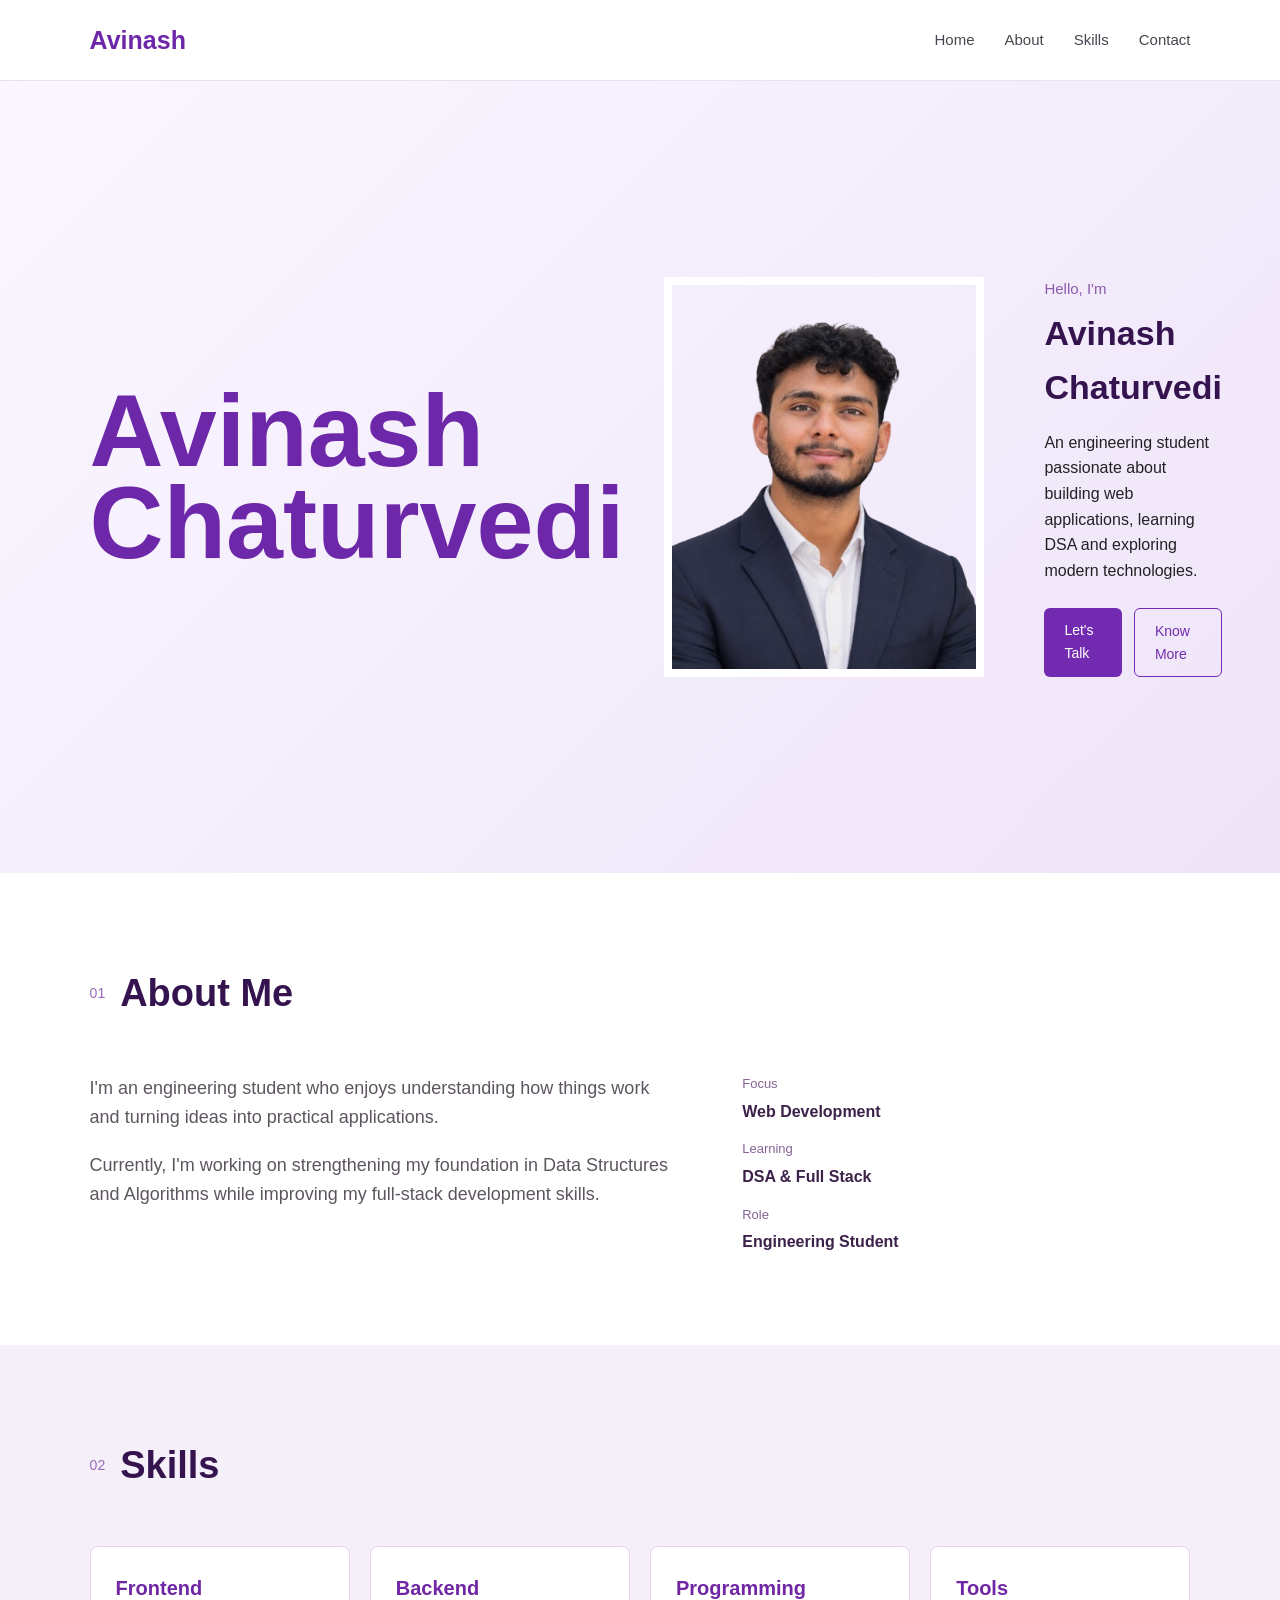
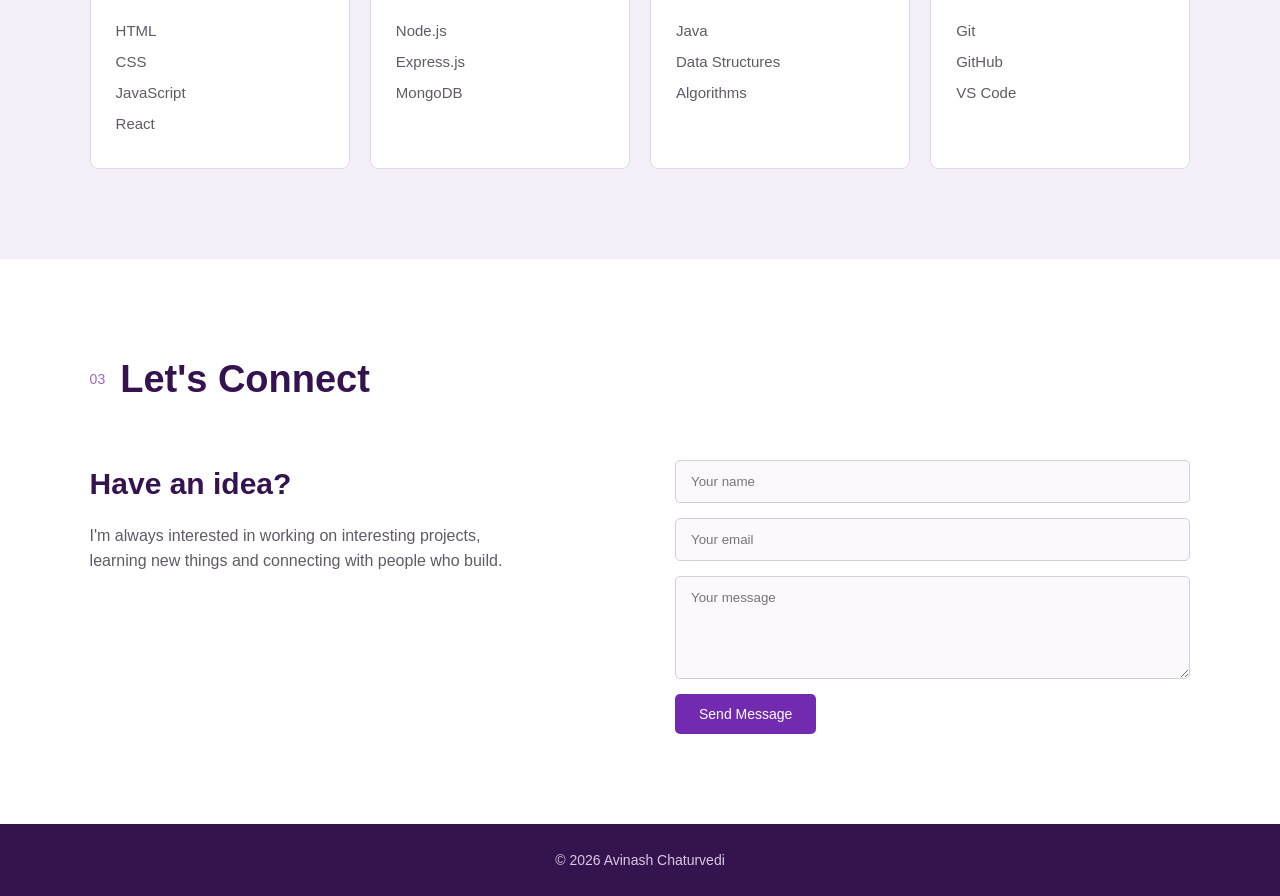
<file: index.html>
<!DOCTYPE html>
<html lang="en">
<head>
    <meta charset="UTF-8">
    <meta name="viewport" content="width=device-width, initial-scale=1.0">
    <title>Avi Portfolio</title>
    <link rel="stylesheet" href="style.css">
</head>
<body>

    <header>
        <nav>
            <div class="logo">Avinash</div>

            <ul>
                <li><a href="#home">Home</a></li>
                <li><a href="#about">About</a></li>
                <li><a href="#skills">Skills</a></li>
                <li><a href="#contact">Contact</a></li>
            </ul>
        </nav>
    </header>

    <main>

        <section id="home" class="hero">

            <div class="hero-name">
                <h1>Avinash<br>Chaturvedi</h1>
            </div>

            <div class="hero-image">
                <img src="ChatGPT_Image_May_29__2026__10_27_37_PM-removebg-preview.png" alt="Avinash">
            </div>

            <div class="hero-info">
                <p class="small-text">Hello, I'm</p>
                <h2>Avinash Chaturvedi</h2>
                <p>
                    An engineering student passionate about building
                    web applications, learning DSA and exploring modern
                    technologies.
                </p>

                <div class="hero-buttons">
                    <a href="#contact">Let's Talk</a>
                    <a href="#about">Know More</a>
                </div>
            </div>

        </section>

        <section id="about" class="about">
            <div class="section-heading">
                <span>01</span>
                <h2>About Me</h2>
            </div>

            <div class="about-content">
                <div>
                    <p>
                        I'm an engineering student who enjoys understanding
                        how things work and turning ideas into practical
                        applications.
                    </p>

                    <p>
                        Currently, I'm working on strengthening my foundation
                        in Data Structures and Algorithms while improving my
                        full-stack development skills.
                    </p>
                </div>

                <div class="about-details">
                    <div>
                        <span>Focus</span>
                        <strong>Web Development</strong>
                    </div>

                    <div>
                        <span>Learning</span>
                        <strong>DSA & Full Stack</strong>
                    </div>

                    <div>
                        <span>Role</span>
                        <strong>Engineering Student</strong>
                    </div>
                </div>
            </div>
        </section>

        <section id="skills" class="skills">
            <div class="section-heading">
                <span>02</span>
                <h2>Skills</h2>
            </div>

            <div class="skills-container">

                <div class="skill-card">
                    <h3>Frontend</h3>
                    <p>HTML</p>
                    <p>CSS</p>
                    <p>JavaScript</p>
                    <p>React</p>
                </div>

                <div class="skill-card">
                    <h3>Backend</h3>
                    <p>Node.js</p>
                    <p>Express.js</p>
                    <p>MongoDB</p>
                </div>

                <div class="skill-card">
                    <h3>Programming</h3>
                    <p>Java</p>
                    <p>Data Structures</p>
                    <p>Algorithms</p>
                </div>

                <div class="skill-card">
                    <h3>Tools</h3>
                    <p>Git</p>
                    <p>GitHub</p>
                    <p>VS Code</p>
                </div>

            </div>
        </section>

        <section id="contact" class="contact">
            <div class="section-heading">
                <span>03</span>
                <h2>Let's Connect</h2>
            </div>

            <div class="contact-content">
                <div>
                    <h3>Have an idea?</h3>
                    <p>
                        I'm always interested in working on interesting
                        projects, learning new things and connecting with
                        people who build.
                    </p>
                </div>

                <form>
                    <input type="text" name="name" placeholder="Your name">
                    <input type="email" name="email" placeholder="Your email">
                    <textarea name="message" rows="5" placeholder="Your message"></textarea>
                    <button type="submit">Send Message</button>
                </form>
            </div>
        </section>

    </main>

    <footer>
        <p>© 2026 Avinash Chaturvedi</p>
    </footer>

</body>
</html>
</file>
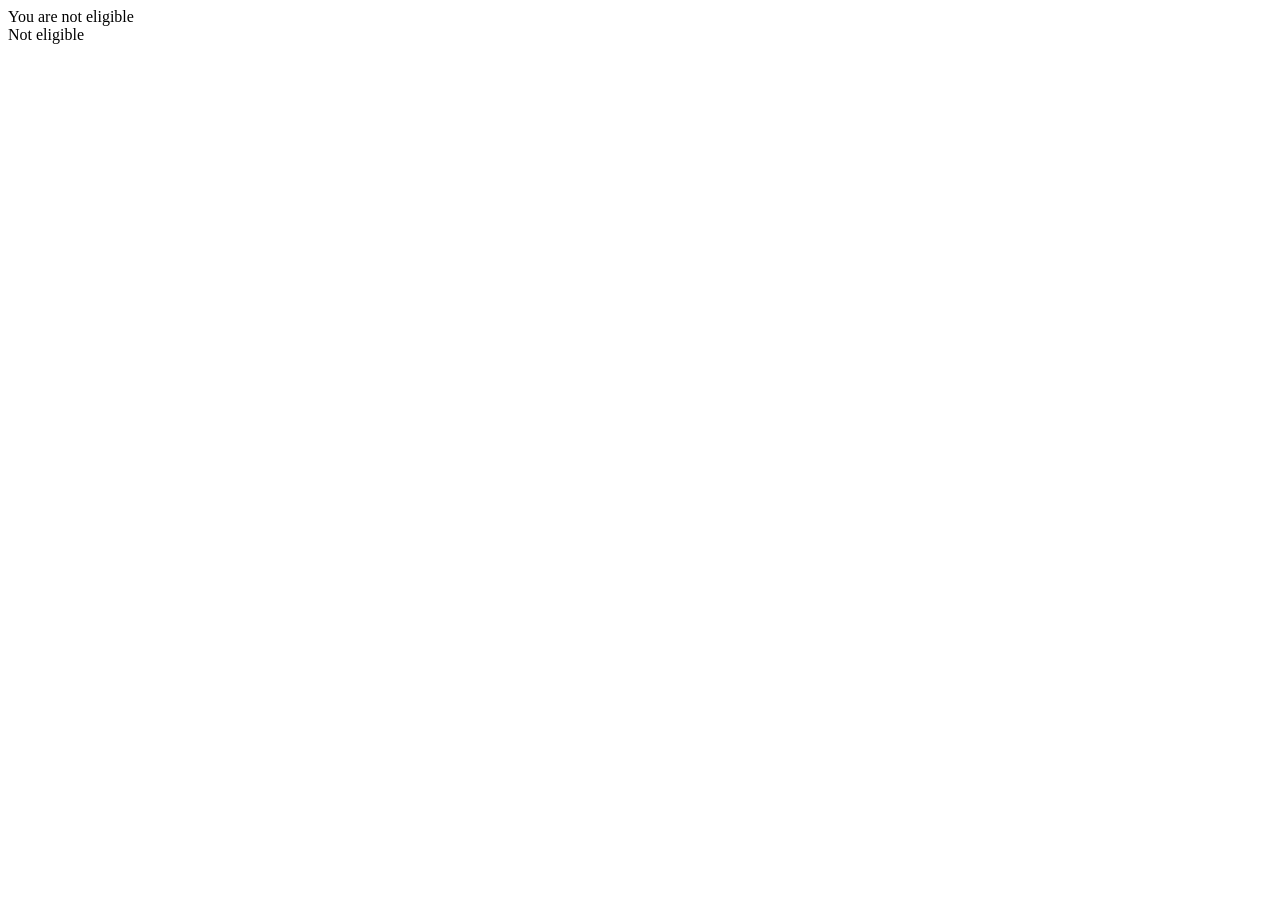
<file: 3RA_Task 5/index.html>
<!DOCTYPE html>
<html lang="en">
<head>
    <meta charset="UTF-8">
    <meta name="viewport" content="width=device-width, initial-scale=1.0">
    <title>Document</title>
</head>
<body>




    <script>

        let age = prompt("Enter your age");
        if(age <18){
            alert("Not eligible");
            document.write("You are not eligible <br>");
        }else{
            alert("Registration s20uccessfull");
            document.write("Congratulation... you are registered successfully <br>");
        }

        let result = age<18 ? "Not eligible" : "Eligible";
        document.write(result);20


        
18

    </script>
    
</body>
</html>
</file>
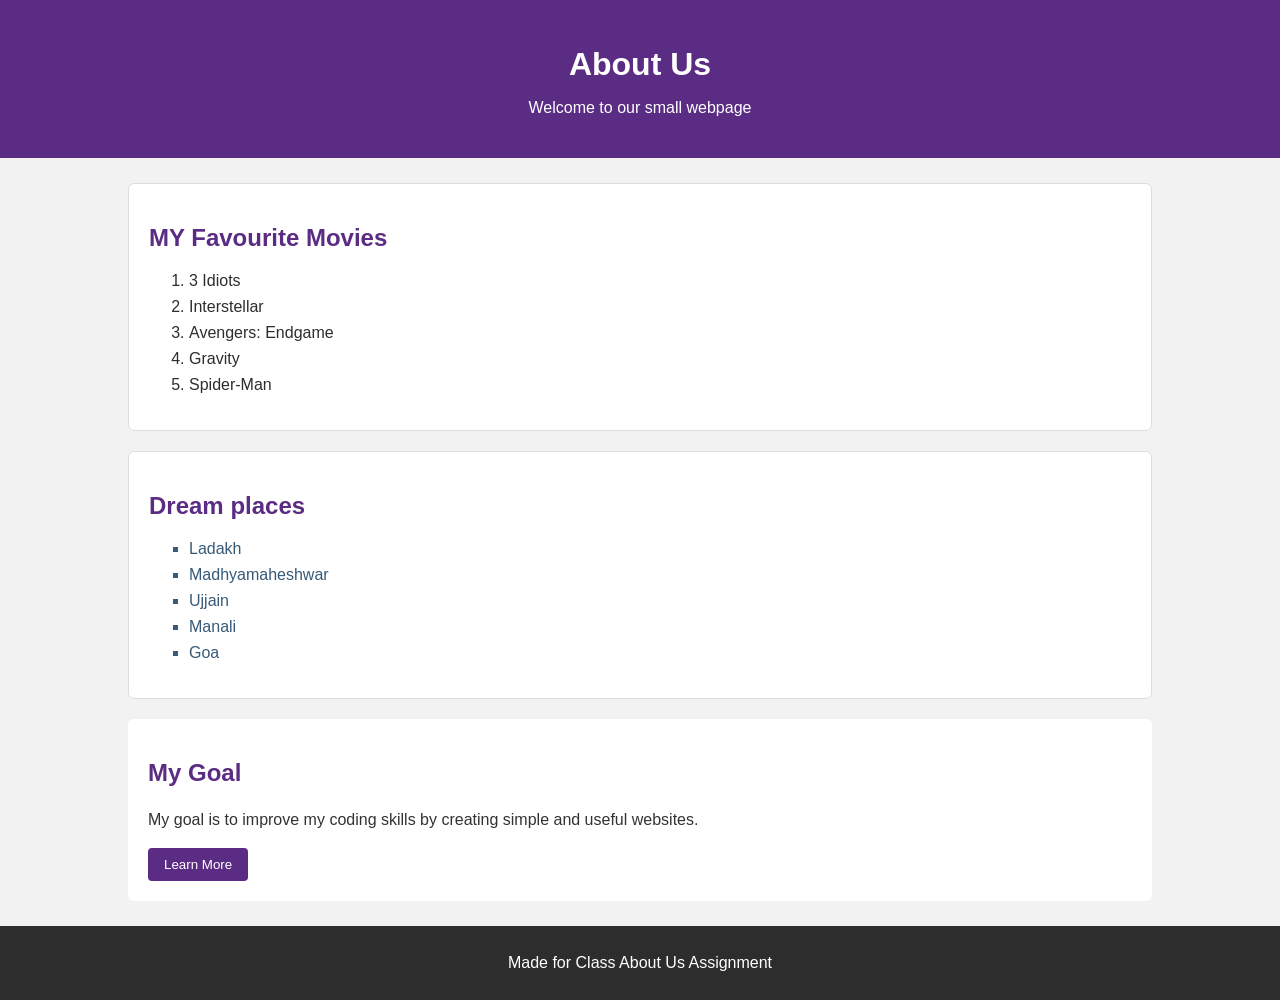
<file: 3RA_Task_2/index.html>
<!DOCTYPE html>
<html lang="en">
<head>
    <meta charset="UTF-8">
    <meta name="viewport" content="width=device-width, initial-scale=1.0">
    <title>About Us</title>
    <link rel="stylesheet" href="style.css">
</head>

<body>

    <header>
        <h1>About Us</h1>
        <p>Welcome to our small webpage</p>
    </header>

    <div class="container">


        <section class="info">
            <h2>MY Favourite Movies</h2>

            <ol class="movies">
                <li>3 Idiots</li>
                <li>Interstellar</li>
                <li>Avengers: Endgame</li>
                <li>Gravity</li>
                <li>Spider-Man</li>
            </ol>
        </section>

        <section class="info">
            <h2>Dream places</h2>

            <ul class="cities">
                <li>Ladakh</li>
                <li>Madhyamaheshwar</li>
                <li>Ujjain</li>
                <li>Manali</li>
                <li>Goa</li>
            </ul>
        </section>

        <section class="message">
            <h2>My Goal</h2>
            <p>
                My goal is to improve my coding skills by creating
                simple and useful websites.
            </p>
            <button>Learn More</button>
        </section>

    </div>

    <footer>
        <p>Made for Class About Us Assignment</p>
    </footer>

</body>
</html>
</file>
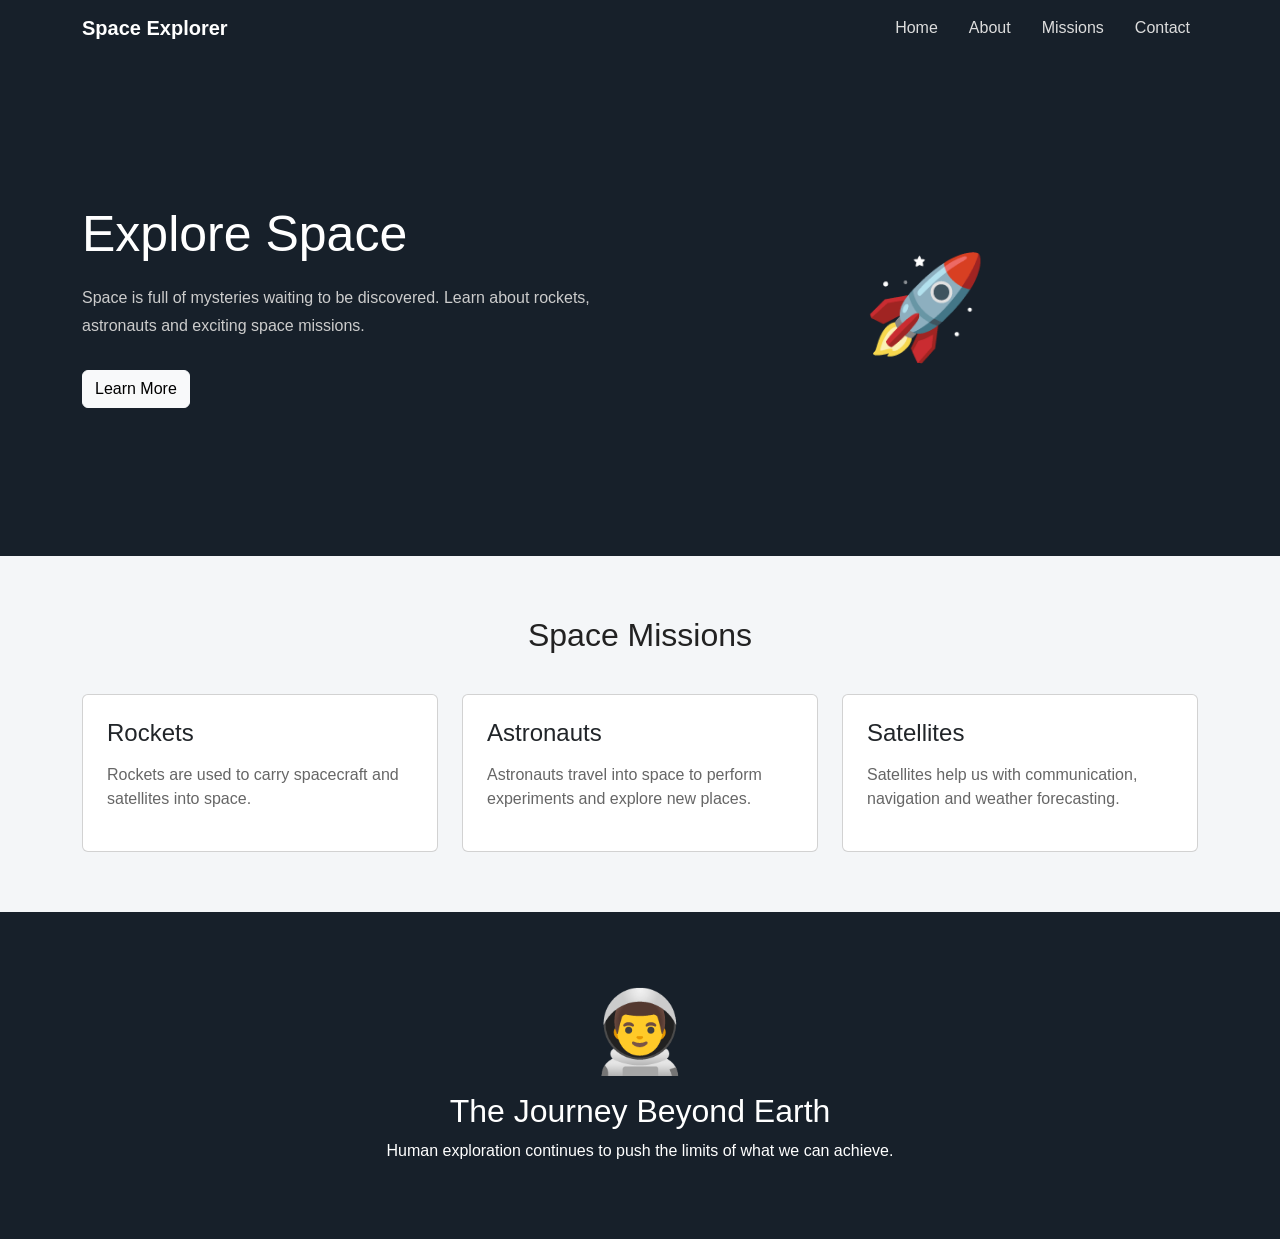
<file: task_4/index.html>
<!DOCTYPE html>
<html lang="en">

<head>
    <meta charset="UTF-8">
    <meta name="viewport" content="width=device-width, initial-scale=1.0">

    <title>Space Explorer</title>

    
    <link href="https://cdn.jsdelivr.net/npm/bootstrap@5.3.3/dist/css/bootstrap.min.css" rel="stylesheet">

    <style>

        body {
            margin: 0;
            font-family: Arial, sans-serif;
            background-color: #f4f6f8;
            color: #222;
        }

   

        .navbar {
            background-color: #17202a;
        }

        .navbar-brand {
            color: white;
            font-weight: bold;
        }

        .nav-link {
            color: #ddd !important;
            margin-left: 15px;
            transition: 0.3s;
        }

        .nav-link:hover {
            color: #fff !important;
            transform: translateY(-2px);
        }


  

        .hero {
            background-color: #17202a;
            color: white;
            min-height: 500px;
            display: flex;
            align-items: center;
        }

        .hero h1 {
            font-size: 50px;
            margin-bottom: 20px;
        }

        .hero p {
            color: #ccc;
            line-height: 1.7;
        }

        .hero button {
            margin-top: 15px;
        }


 

        .rocket {
            font-size: 100px;
            text-align: center;

            animation: moveRocket 3s infinite ease-in-out;
        }

        @keyframes moveRocket {

            0% {
                transform: translateY(15px);
            }

            50% {
                transform: translateY(-20px);
            }

            100% {
                transform: translateY(15px);
            }

        }


        .features {
            padding: 60px 0;
        }

        .features h2 {
            text-align: center;
            margin-bottom: 40px;
        }

        .card {
            height: 100%;
            transition: 0.3s;
        }

        .card:hover {
            transform: translateY(-5px);
        }

        .card h4 {
            margin-bottom: 15px;
        }

        .card p {
            color: #666;
        }



        .astronaut {
            background-color: #17202a;
            color: white;
            padding: 60px 20px;
            text-align: center;
        }

        .astronaut-img {
            font-size: 80px;

            animation: floatAstronaut 4s infinite ease-in-out;
        }

        @keyframes floatAstronaut {

            0% {
                transform: translateY(0);
            }

            50% {
                transform: translateY(-15px);
            }

            100% {
                transform: translateY(0);
            }

        }




        footer {
            background-color: #101820;
            color: #aaa;
            text-align: center;
            padding: 20px;
        }




        @media (max-width: 768px) {

            .hero {
                text-align: center;
                padding: 50px 0;
            }

            .hero h1 {
                font-size: 40px;
            }

            .rocket {
                margin-top: 40px;
            }

        }

    </style>

</head>


<body>



    <nav class="navbar navbar-expand-lg">

        <div class="container">

            <a class="navbar-brand" href="#">
                Space Explorer
            </a>

            <button
                class="navbar-toggler"
                type="button"
                data-bs-toggle="collapse"
                data-bs-target="#menu">

                <span class="navbar-toggler-icon"></span>

            </button>

            <div class="collapse navbar-collapse" id="menu">

                <ul class="navbar-nav ms-auto">

                    <li class="nav-item">
                        <a class="nav-link" href="#home">Home</a>
                    </li>

                    <li class="nav-item">
                        <a class="nav-link" href="#about">About</a>
                    </li>

                    <li class="nav-item">
                        <a class="nav-link" href="#missions">Missions</a>
                    </li>

                    <li class="nav-item">
                        <a class="nav-link" href="#contact">Contact</a>
                    </li>

                </ul>

            </div>

        </div>

    </nav>



  

    <section class="hero" id="home">

        <div class="container">

            <div class="row align-items-center">

                <div class="col-md-6">

                    <h1>
                        Explore Space
                    </h1>

                    <p>
                        Space is full of mysteries waiting to be discovered.
                        Learn about rockets, astronauts and exciting space missions.
                    </p>

                    <button class="btn btn-light">
                        Learn More
                    </button>

                </div>


                <div class="col-md-6">

                    <div class="rocket">
                        🚀
                    </div>

                </div>

            </div>

        </div>

    </section>



   

    <section class="features" id="about">

        <div class="container">

            <h2>
                Space Missions
            </h2>


            <div class="row g-4">


                <div class="col-md-4">

                    <div class="card p-4">

                        <h4>
                            Rockets
                        </h4>

                        <p>
                            Rockets are used to carry spacecraft
                            and satellites into space.
                        </p>

                    </div>

                </div>


                <div class="col-md-4">

                    <div class="card p-4">

                        <h4>
                            Astronauts
                        </h4>

                        <p>
                            Astronauts travel into space to perform
                            experiments and explore new places.
                        </p>

                    </div>

                </div>


                <div class="col-md-4">

                    <div class="card p-4">

                        <h4>
                            Satellites
                        </h4>

                        <p>
                            Satellites help us with communication,
                            navigation and weather forecasting.
                        </p>

                    </div>

                </div>


            </div>

        </div>

    </section>



    <section class="astronaut" id="missions">

        <div class="container">

            <div class="astronaut-img">
                👨‍🚀
            </div>

            <h2>
                The Journey Beyond Earth
            </h2>

            <p>
                Human exploration continues to push the limits
                of what we can achieve.
            </p>

        </div>

    </section>





    <script src="https://cdn.jsdelivr.net/npm/bootstrap@5.3.3/dist/js/bootstrap.bundle.min.js">
    </script>

</body>

</html>
</file>
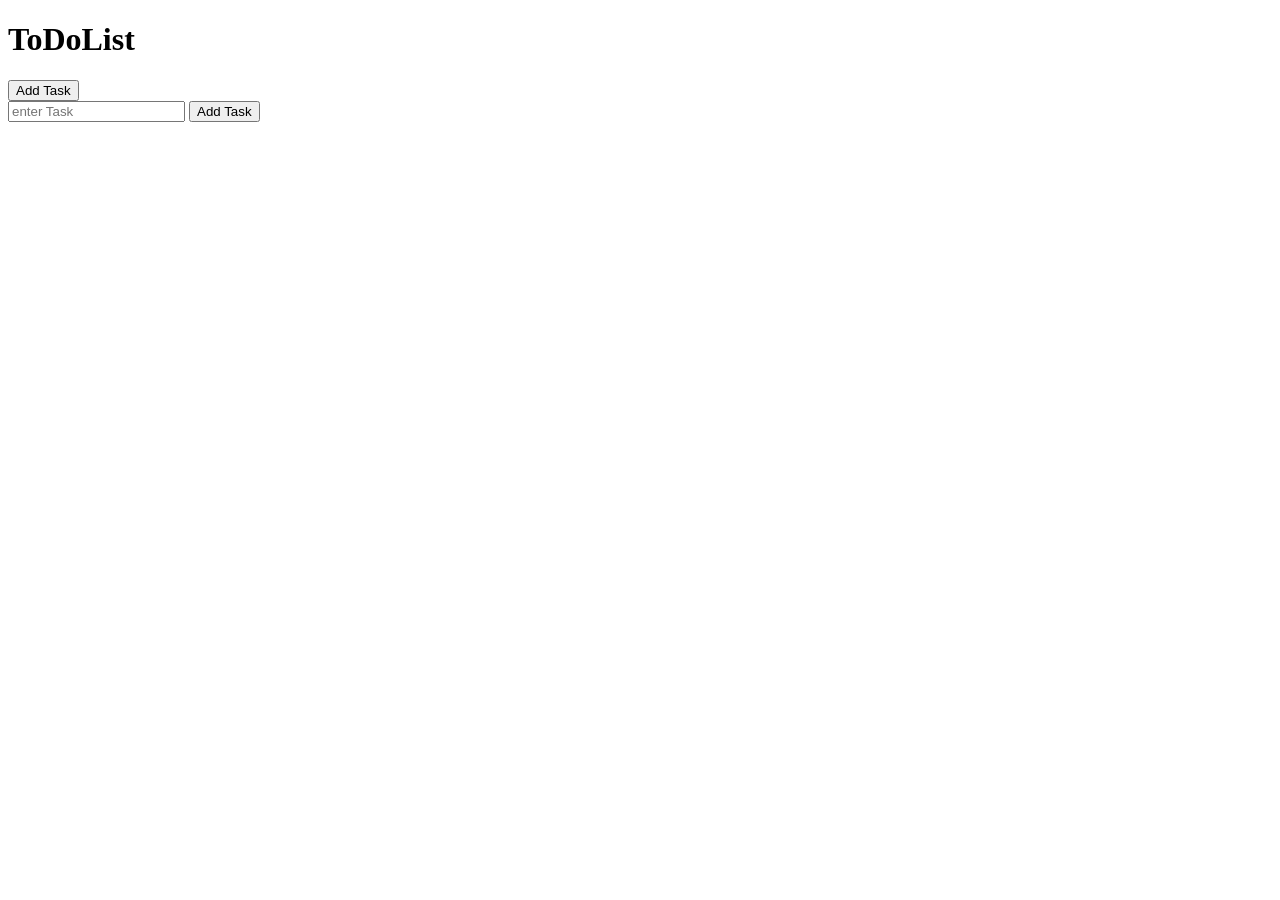
<file: task_7/index.html>
<!DOCTYPE html>
<html lang="en">
<head>
    <meta charset="UTF-8">
    <meta name="viewport" content="width=device-width, initial-scale=1.0">
    <title>Document</title>

    <style>

        .taskbox{
            display: flex;
            gap: 10px;
            background-color: rgb(255, 247, 0);
            color: rgb(128, 19, 0);
        }

    </style>
</head>
<body>
    <h1>ToDoList</h1>

    <button>Add Task</button>

    <div class="inputs">
        <input class="taskInput" type="text" placeholder="enter Task">
        <button class="btn">Add Task</button>

    </div>
    <div class="tasks">



    </div>
    <script>
       
       let box = document.querySelector(".tasks");
       let task = document.querySelector(".taskInput");
       let btn = document.querySelector(".btn");

       btn.addEventListener("click" , function(){

            let taskVal = task.value.trim();
            if(taskVal==""){
                alert("Please enter the value");
                return;
            }

            let taskbox = document.createElement("div");
            taskbox.innerHTML = ` <h2 > ${taskVal} </h2>  
                <button  class="deleteBtn" > Delete </button>
             `
            
            taskbox.className = "taskbox";
            box.appendChild(taskbox);

            let delbutton = taskbox.querySelector(".deleteBtn");

            delbutton.addEventListener("click" , function(){
                taskbox.remove();
            })


       })

        
      
    </script>
</body>
</html>
</file>
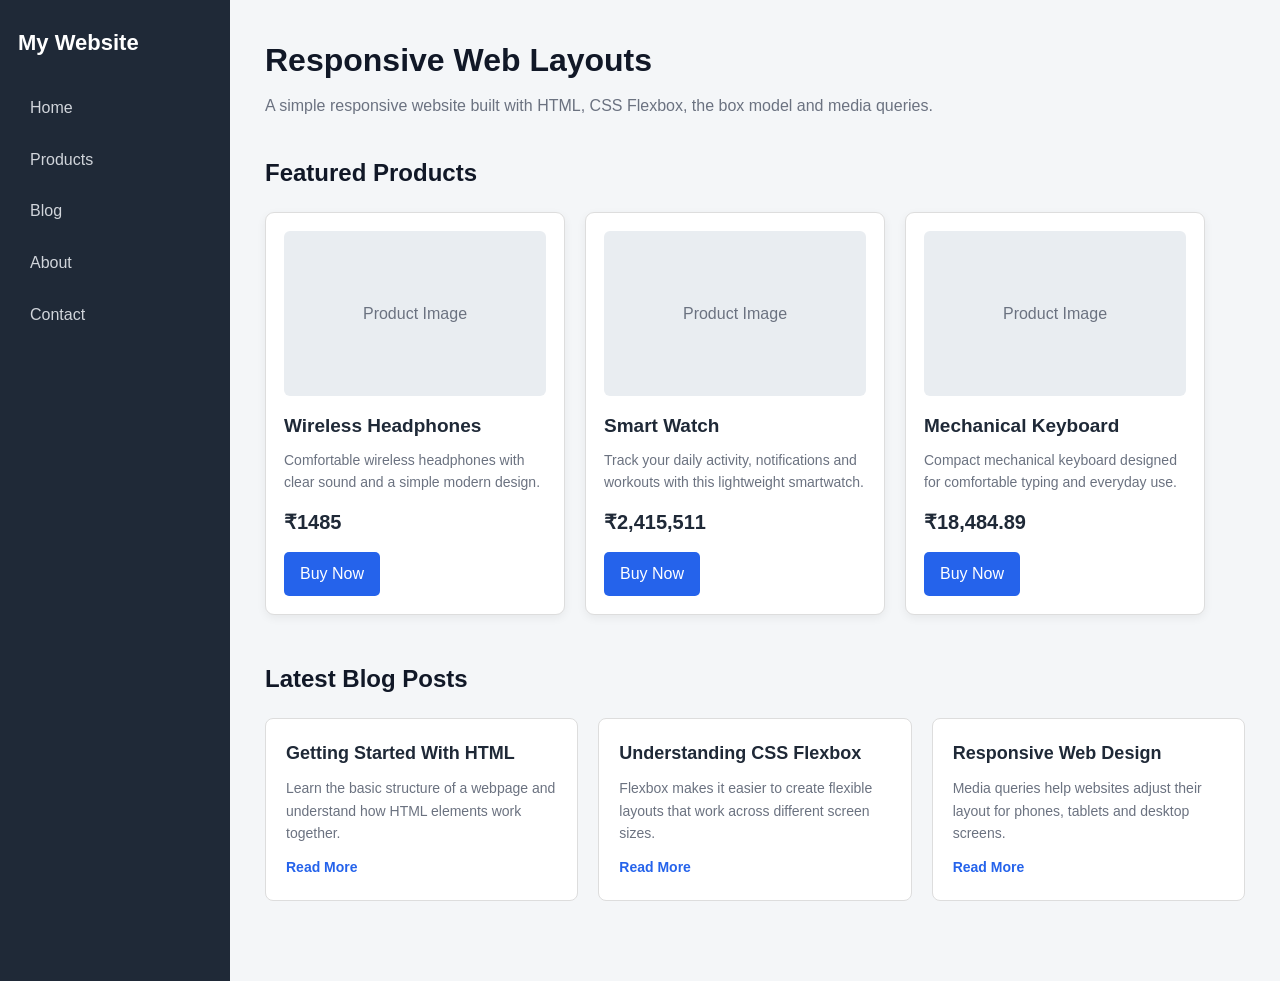
<file: 3RA_ task 3/website.html>
<!DOCTYPE html>
<html lang="en">
<head>
    <meta charset="UTF-8">
    <meta name="viewport" content="width=device-width, initial-scale=1.0">
    <title>Web Layout Practice</title>

    <style>
        * {
            margin: 0;
            padding: 0;
            box-sizing: border-box;
        }

        body {
            font-family: Arial, Helvetica, sans-serif;
            background: #f4f6f8;
            color: #1f2937;
            line-height: 1.6;
        }

        .layout {
            min-height: 100vh;
            display: flex;
        }

        .menu {
            width: 230px;
            background: #1f2937;
            color: #fff;
            padding: 25px 18px;
            flex-shrink: 0;
        }

        .menu h2 {
            font-size: 22px;
            margin-bottom: 25px;
        }

        .menu ul {
            list-style: none;
        }

        .menu li {
            margin-bottom: 6px;
        }

        .menu a {
            display: block;
            color: #d1d5db;
            text-decoration: none;
            padding: 10px 12px;
            border-radius: 6px;
            transition: 0.2s;
        }

        .menu a:hover {
            background: #374151;
            color: #fff;
        }

        .content {
            flex: 1;
            padding: 35px;
            max-width: 1500px;
        }

        .intro {
            margin-bottom: 35px;
        }

        .intro h1 {
            font-size: 32px;
            margin-bottom: 7px;
            color: #111827;
        }

        .intro p {
            color: #6b7280;
            max-width: 700px;
        }

        .products,
        .articles {
            margin-bottom: 45px;
        }

        .products h2,
        .articles h2 {
            font-size: 24px;
            margin-bottom: 20px;
            color: #111827;
        }

        .product-row {
            display: flex;
            gap: 20px;
            flex-wrap: wrap;
        }

        .product {
            background: #fff;
            border: 1px solid #ddd;
            border-radius: 9px;
            padding: 18px;
            width: 300px;
            box-shadow: 0 3px 10px rgba(0, 0, 0, 0.06);
            transition: 0.2s;
        }

        .product:hover {
            transform: translateY(-3px);
            box-shadow: 0 7px 18px rgba(0, 0, 0, 0.09);
        }

        .product-img {
            height: 165px;
            background: #e9edf1;
            border-radius: 6px;
            display: flex;
            align-items: center;
            justify-content: center;
            color: #6b7280;
            margin-bottom: 15px;
        }

        .product h3 {
            font-size: 19px;
            margin-bottom: 7px;
        }

        .product p {
            color: #6b7280;
            font-size: 14px;
            margin-bottom: 13px;
        }

        .cost {
            font-size: 20px;
            font-weight: bold;
            margin-bottom: 14px;
        }

        .buy {
            display: inline-block;
            background: #2563eb;
            color: #fff;
            text-decoration: none;
            padding: 9px 16px;
            border-radius: 5px;
            transition: 0.2s;
        }

        .buy:hover {
            background: #1d4ed8;
        }

        .article-row {
            display: flex;
            gap: 20px;
        }

        .article {
            background: #fff;
            border: 1px solid #ddd;
            border-radius: 8px;
            padding: 20px;
            flex: 1;
        }

        .article h3 {
            margin-bottom: 9px;
            font-size: 18px;
        }

        .article p {
            color: #6b7280;
            font-size: 14px;
        }

        .article a {
            display: inline-block;
            margin-top: 12px;
            color: #2563eb;
            text-decoration: none;
            font-weight: bold;
            font-size: 14px;
        }

        .article a:hover {
            text-decoration: underline;
        }

        @media (max-width: 900px) {
            .layout {
                flex-direction: column;
            }

            .menu {
                width: 100%;
                padding: 18px;
            }

            .menu h2 {
                margin-bottom: 12px;
            }

            .menu ul {
                display: flex;
                flex-wrap: wrap;
                gap: 5px;
            }

            .menu li {
                margin: 0;
            }

            .content {
                padding: 28px 22px;
            }

            .product {
                flex: 1 1 280px;
            }
        }

        @media (max-width: 650px) {
            .content {
                padding: 24px 16px;
            }

            .intro h1 {
                font-size: 27px;
            }

            .product-row {
                flex-direction: column;
            }

            .product {
                width: 100%;
            }

            .article-row {
                flex-direction: column;
            }
        }

        @media (max-width: 480px) {
            .menu ul {
                display: block;
            }

            .menu a {
                padding: 8px 10px;
            }

            .intro h1 {
                font-size: 24px;
            }

            .products h2,
            .articles h2 {
                font-size: 21px;
            }
        }
    </style>
</head>

<body>

    <div class="layout">

        <aside class="menu">
            <h2>My Website</h2>

            <ul>
                <li><a href="#">Home</a></li>
                <li><a href="#">Products</a></li>
                <li><a href="#">Blog</a></li>
                <li><a href="#">About</a></li>
                <li><a href="#">Contact</a></li>
            </ul>
        </aside>

        <main class="content">

            <section class="intro">
                <h1>Responsive Web Layouts</h1>
                <p>
                    A simple responsive website built with HTML, CSS Flexbox,
                    the box model and media queries.
                </p>
            </section>

            <section class="products">
                <h2>Featured Products</h2>

                <div class="product-row">

                    <div class="product">
                        <div class="product-img">
                            Product Image
                        </div>

                        <h3>Wireless Headphones</h3>

                        <p>
                            Comfortable wireless headphones with clear sound
                            and a simple modern design.
                        </p>

                        <div class="cost">₹1485</div>

                        <a href="#" class="buy">Buy Now</a>
                    </div>

                    <div class="product">
                        <div class="product-img">
                            Product Image
                        </div>

                        <h3>Smart Watch</h3>

                        <p>
                            Track your daily activity, notifications and
                            workouts with this lightweight smartwatch.
                        </p>

                        <div class="cost">₹2,415,511</div>

                        <a href="#" class="buy">Buy Now</a>
                    </div>

                    <div class="product">
                        <div class="product-img">
                            Product Image
                        </div>

                        <h3>Mechanical Keyboard</h3>

                        <p>
                            Compact mechanical keyboard designed for
                            comfortable typing and everyday use.
                        </p>

                        <div class="cost">₹18,484.89</div>

                        <a href="#" class="buy">Buy Now</a>
                    </div>

                </div>
            </section>

            <section class="articles">
                <h2>Latest Blog Posts</h2>

                <div class="article-row">

                    <article class="article">
                        <h3>Getting Started With HTML</h3>

                        <p>
                            Learn the basic structure of a webpage and
                            understand how HTML elements work together.
                        </p>

                        <a href="#">Read More</a>
                    </article>

                    <article class="article">
                        <h3>Understanding CSS Flexbox</h3>

                        <p>
                            Flexbox makes it easier to create flexible
                            layouts that work across different screen sizes.
                        </p>

                        <a href="#">Read More</a>
                    </article>

                    <article class="article">
                        <h3>Responsive Web Design</h3>

                        <p>
                            Media queries help websites adjust their layout
                            for phones, tablets and desktop screens.
                        </p>

                        <a href="#">Read More</a>
                    </article>

                </div>
            </section>

        </main>

    </div>

</body>
</html>
</file>
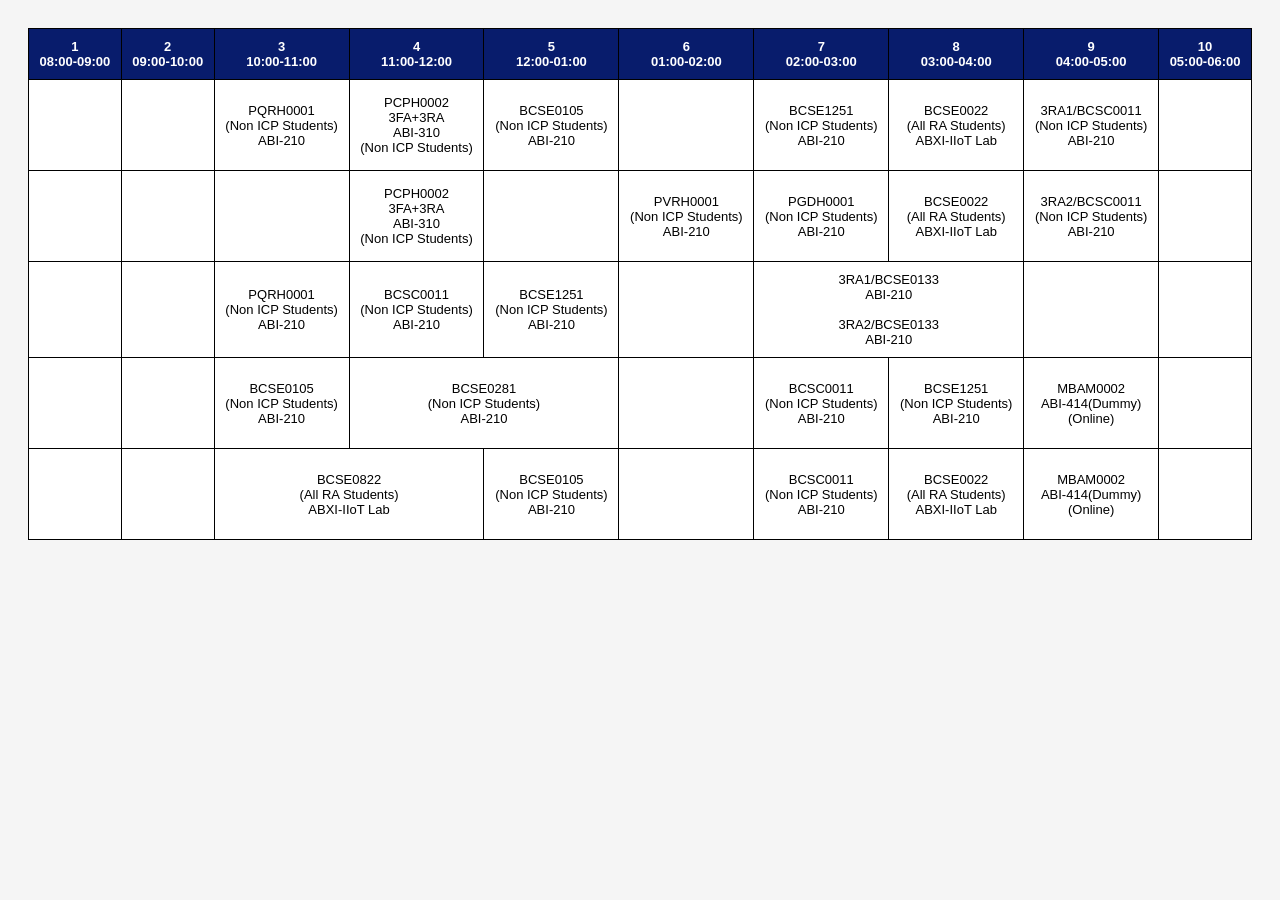
<file: task_1 part (ii)/timetable.html>
<!DOCTYPE html>
<html lang="en">
<head>
    <meta charset="UTF-8">
    <meta name="viewport" content="width=device-width, initial-scale=1.0">
    <title>Time Table</title>
    <link rel="stylesheet" href="style.css">
</head>

<body>

    <table>
        <tr>
            <th>1<br>08:00-09:00</th>
            <th>2<br>09:00-10:00</th>
            <th>3<br>10:00-11:00</th>
            <th>4<br>11:00-12:00</th>
            <th>5<br>12:00-01:00</th>
            <th>6<br>01:00-02:00</th>
            <th>7<br>02:00-03:00</th>
            <th>8<br>03:00-04:00</th>
            <th>9<br>04:00-05:00</th>
            <th>10<br>05:00-06:00</th>
        </tr>

        <tr>
            <td></td>
            <td></td>
            <td>
                PQRH0001<br>
                (Non ICP Students)<br>
                ABI-210
            </td>
            <td>
                PCPH0002<br>
                3FA+3RA<br>
                ABI-310<br>
                (Non ICP Students)
            </td>
            <td>
                BCSE0105<br>
                (Non ICP Students)<br>
                ABI-210
            </td>
            <td></td>
            <td>
                BCSE1251<br>
                (Non ICP Students)<br>
                ABI-210
            </td>
            <td>
                BCSE0022<br>
                (All RA Students)<br>
                ABXI-IIoT Lab
            </td>
            <td>
                3RA1/BCSC0011<br>
                (Non ICP Students)<br>
                ABI-210
            </td>
            <td></td>
        </tr>

        <tr>
            <td></td>
            <td></td>
            <td></td>
            <td>
                PCPH0002<br>
                3FA+3RA<br>
                ABI-310<br>
                (Non ICP Students)
            </td>
            <td></td>
            <td>
                PVRH0001<br>
                (Non ICP Students)<br>
                ABI-210
            </td>
            <td>
                PGDH0001<br>
                (Non ICP Students)<br>
                ABI-210
            </td>
            <td>
                BCSE0022<br>
                (All RA Students)<br>
                ABXI-IIoT Lab
            </td>
            <td>
                3RA2/BCSC0011<br>
                (Non ICP Students)<br>
                ABI-210
            </td>
            <td></td>
        </tr>

        <tr>
            <td></td>
            <td></td>
            <td>
                PQRH0001<br>
                (Non ICP Students)<br>
                ABI-210
            </td>
            <td>
                BCSC0011<br>
                (Non ICP Students)<br>
                ABI-210
            </td>
            <td>
                BCSE1251<br>
                (Non ICP Students)<br>
                ABI-210
            </td>
            <td></td>
            <td colspan="2">
                3RA1/BCSE0133<br>
                ABI-210<br><br>
                3RA2/BCSE0133<br>
                ABI-210
            </td>
            <td></td>
            <td></td>
        </tr>

        <tr>
            <td></td>
            <td></td>
            <td>
                BCSE0105<br>
                (Non ICP Students)<br>
                ABI-210
            </td>
            <td colspan="2">
                BCSE0281<br>
                (Non ICP Students)<br>
                ABI-210
            </td>
            <td></td>
            <td>
                BCSC0011<br>
                (Non ICP Students)<br>
                ABI-210
            </td>
            <td>
                BCSE1251<br>
                (Non ICP Students)<br>
                ABI-210
            </td>
            <td>
                MBAM0002<br>
                ABI-414(Dummy)<br>
                (Online)
            </td>
            <td></td>
        </tr>

        <tr>
            <td></td>
            <td></td>
            <td colspan="2">
                BCSE0822<br>
                (All RA Students)<br>
                ABXI-IIoT Lab
            </td>
            <td>
                BCSE0105<br>
                (Non ICP Students)<br>
                ABI-210
            </td>
            <td></td>
            <td>
                BCSC0011<br>
                (Non ICP Students)<br>
                ABI-210
            </td>
            <td>
                BCSE0022<br>
                (All RA Students)<br>
                ABXI-IIoT Lab
            </td>
            <td>
                MBAM0002<br>
                ABI-414(Dummy)<br>
                (Online)
            </td>
            <td></td>
        </tr>

    </table>

</body>
</html>
</file>
<file: style.css>
* {
    margin: 0;
    padding: 0;
    box-sizing: border-box;
}

html {
    scroll-behavior: smooth;
}

body {
    font-family: Arial, sans-serif;
    background: #f8f6fc;
    color: #242024;
    line-height: 1.6;
}

a {
    text-decoration: none;
    color: inherit;
}

header {
    width: 100%;
    padding: 20px 7%;
    background: #ffffff;
    border-bottom: 1px solid #e8e1ee;
}

nav {
    display: flex;
    align-items: center;
    justify-content: space-between;
}

.logo {
    font-size: 25px;
    font-weight: bold;
    color: #6d28a9;
}

nav ul {
    display: flex;
    gap: 30px;
    list-style: none;
}

nav ul li a {
    color: #4b4450;
    font-size: 15px;
    transition: 0.3s;
}

nav ul li a:hover {
    color: #7b2cbf;
}

.hero {
    min-height: 88vh;
    padding: 70px 7%;
    display: grid;
    grid-template-columns: 1fr 1.1fr 1fr;
    align-items: center;
    gap: 40px;
    background: linear-gradient(135deg, #faf7ff, #eee4f8);
}

.hero-name h1 {
    font-size: clamp(55px, 8vw, 110px);
    color: #6d28a9;
    line-height: 0.9;
    font-weight: 700;
}

.hero-image {
    display: flex;
    justify-content: center;
}

.hero-image img {
    width: 320px;
    height: 400px;
    object-fit: cover;
    border: 8px solid #ffffff;
   
}

.hero-info {
    padding: 20px;
}

.small-text {
    color: #8a5aa8;
    font-size: 15px;
    margin-bottom: 5px;
}

.hero-info h2 {
    color: #35134f;
    font-size: 34px;
    margin-bottom: 15px;
}

.hero-buttons {
    display: flex;
    gap: 12px;
    margin-top: 25px;
}

.hero-buttons a {
    padding: 11px 20px;
    border-radius: 6px;
    background: #722bb0;
    color: white;
    font-size: 14px;
}

.hero-buttons a:last-child {
    background: transparent;
    color: #722bb0;
    border: 1px solid #722bb0;
}

section {
    padding: 90px 7%;
}

.section-heading {
    display: flex;
    align-items: center;
    gap: 15px;
    margin-bottom: 50px;
}

.section-heading span {
    color: #9a68b8;
    font-size: 14px;
}

.section-heading h2 {
    font-size: 38px;
    color: #35134f;
}

.about {
    background: #ffffff;
}

.about-content {
    display: grid;
    grid-template-columns: 1.3fr 1fr;
    gap: 70px;
    align-items: start;
}

.about-content > div:first-child {
    font-size: 18px;
    color: #5d555f;
}

.about-content p {
    margin-bottom: 20px;
}

.about-details {
    display: grid;
    gap: 15px;
}


.about-details span {
    display: block;
    font-size: 13px;
    color: #856493;
    margin-bottom: 4px;
}

.about-details strong {
    color: #3c2149;
}

.skills {
    background: #f5eff9;
}

.skills-container {
    display: grid;
    grid-template-columns: repeat(4, 1fr);
    gap: 20px;
}

.skill-card {
    background: white;
    padding: 25px;
    border-radius: 8px;
    border: 1px solid #e3d5eb;
    transition: transform 0.3s, box-shadow 0.3s;
}

.skill-card:hover {
    transform: translateY(-5px);
    box-shadow: 0 8px 20px rgba(88, 40, 110, 0.1);
}

.skill-card h3 {
    color: #7026a5;
    margin-bottom: 15px;
    font-size: 20px;
}

.skill-card p {
    color: #625966;
    margin-bottom: 7px;
    font-size: 15px;
}

.contact {
    background: #ffffff;
}

.contact-content {
    display: grid;
    grid-template-columns: 1fr 1fr;
    gap: 70px;
}

.contact-content h3 {
    color: #35134f;
    font-size: 30px;
    margin-bottom: 15px;
}

.contact-content p {
    color: #625966;
    max-width: 450px;
}

form {
    display: flex;
    flex-direction: column;
    gap: 15px;
}

input,
textarea {
    width: 100%;
    padding: 13px 15px;
    border: 1px solid #d9cbe1;
    border-radius: 5px;
    outline: none;
    font-family: inherit;
    background: #fbf9fc;
}

input:focus,
textarea:focus {
    border-color: #7b2cbf;
}

textarea {
    resize: vertical;
}

button {
    width: fit-content;
    padding: 12px 24px;
    border: none;
    border-radius: 5px;
    background: #722bb0;
    color: white;
    cursor: pointer;
    font-size: 14px;
}

button:hover,
.hero-buttons a:hover {
    background: #5d208e;
}

footer {
    text-align: center;
    padding: 25px;
    background: #35134f;
    color: #d9c9e2;
    font-size: 14px;
}
</file>
<file: 3RA_Task_2/style.css>
* {
    box-sizing: border-box;
}

body {
    margin: 0;
    font-family: Arial, sans-serif;
    background-color: #f2f2f2;
    color: #333;
}

header {
    background-color: #5b2c83;
    color: white;
    text-align: center;
    padding: 25px;
}

header h1 {
    margin-bottom: 8px;
}

.container {
    width: 80%;
    margin: 25px auto;
}

section {
    background-color: white;
    padding: 20px;
    margin-bottom: 20px;
    border-radius: 6px;
}

h2 {
    color: #5b2c83;
}

#about {
    border-left: 5px solid #5b2c83;
}

.info {
    border: 1px solid #ddd;
}

.movies {
    color: rgb(45, 45, 45);
}

.movies li {
    margin: 8px 0;
}

.cities {
    list-style-type: square;
    color: rgb(55, 90, 120);
}

.cities li {
    margin: 8px 0;
}

.cities li:hover {
    color: #5b2c83;
    cursor: pointer;
}

.message p {
    line-height: 1.6;
}

button {
    background-color: #5b2c83;
    color: white;
    border: none;
    padding: 9px 16px;
    border-radius: 4px;
}

button:hover {
    background-color: #3e1d5c;
}

footer {
    text-align: center;
    background-color: rgb(45, 45, 45);
    color: white;
    padding: 12px;
}
</file>
<file: task_1 part (ii)/style.css>
body {
    font-family: Arial, sans-serif;
    background-color: #f5f5f5;
    padding: 20px;
}

table {
    width: 100%;
    border-collapse: collapse;
    background-color: white;
}

th, td {
    border: 1px solid black;
    padding: 10px;
    text-align: center;
    font-size: 13px;
}

th {
    background-color: #081c6c;
    color: white;
}

td {
    height: 70px;
}

tr:hover {
    background-color: #f9f9f9;
}
</file>
